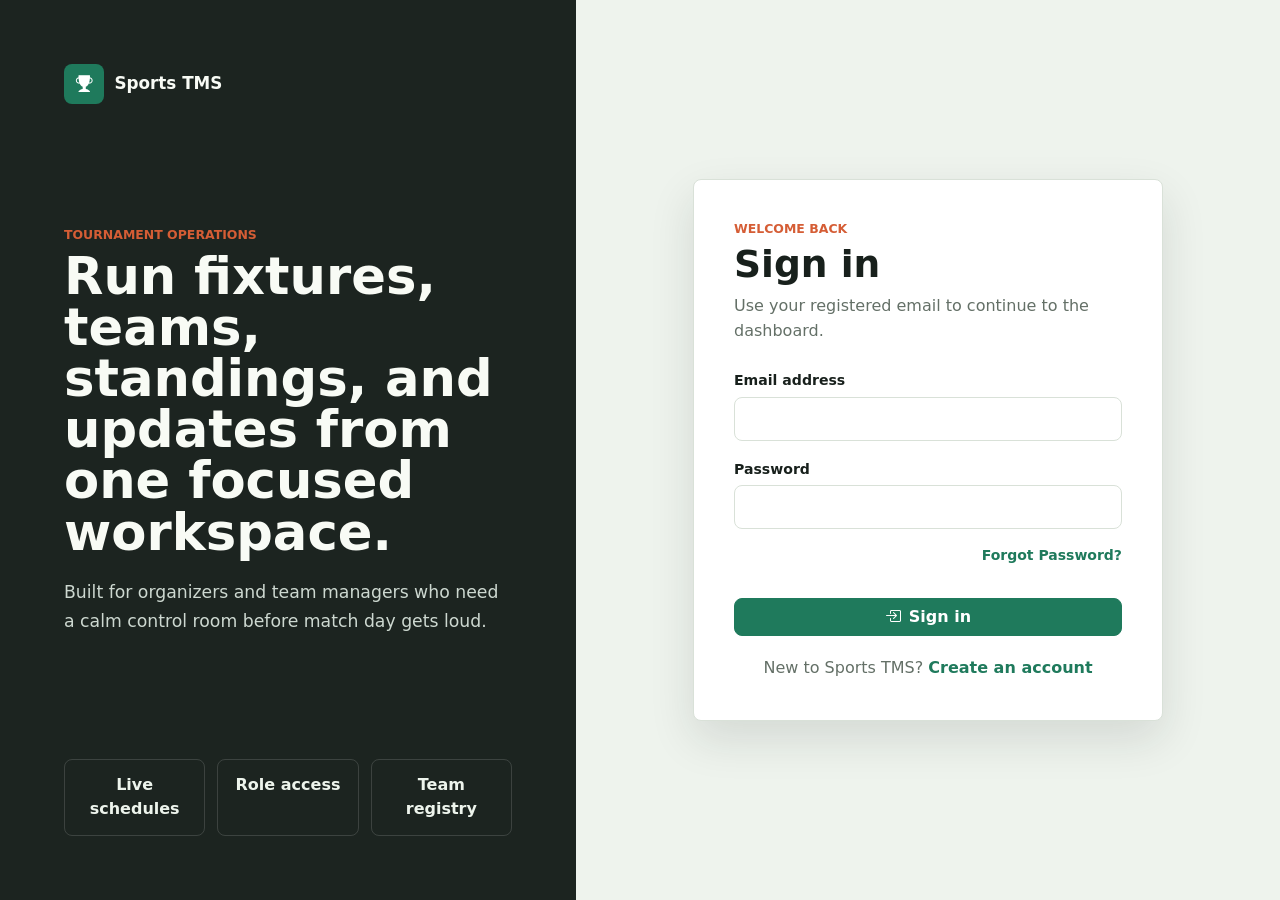
<file: index.html>
<!DOCTYPE html>
<html lang="en">
<head>
    <meta charset="UTF-8">
    <meta name="viewport" content="width=device-width, initial-scale=1.0">
    <title>Dashboard - Sports TMS</title>
    <link href="https://cdn.jsdelivr.net/npm/bootstrap@5.3.3/dist/css/bootstrap.min.css" rel="stylesheet" integrity="sha384-QWTKZyjpPEjISv5WaRU9OFeRpok6YctnYmDr5pNlyT2bRjXh0JMhjY6hW+ALEwIH" crossorigin="anonymous">
    <link rel="stylesheet" href="https://cdn.jsdelivr.net/npm/bootstrap-icons@1.11.3/font/bootstrap-icons.min.css">
    <link rel="stylesheet" href="css/style.css">
</head>
<body class="app-page">
    <div class="app-shell">
        <header class="app-header" aria-label="Main navigation">
            <div class="app-header-inner">
                <a class="brand-lockup" href="index.html">
                    <span class="brand-icon"><i class="bi bi-trophy-fill"></i></span>
                    <span>Sports TMS</span>
                </a>

                <nav class="top-nav">
                    <button class="nav-link active" type="button" data-section="tournaments">
                        <i class="bi bi-trophy"></i>
                        <span>Tournaments</span>
                    </button>
                    <button class="nav-link" type="button" data-section="teams">
                        <i class="bi bi-people"></i>
                        <span>Teams</span>
                    </button>
                    <button class="nav-link" type="button" data-section="matches">
                        <i class="bi bi-calendar-event"></i>
                        <span>Matches</span>
                    </button>
                    <button class="nav-link" type="button" data-section="standings">
                        <i class="bi bi-bar-chart-line"></i>
                        <span>Standings</span>
                    </button>
                    <button class="nav-link" type="button" data-section="announcements">
                        <i class="bi bi-megaphone"></i>
                        <span>Announcements</span>
                    </button>
                </nav>

                <div class="account-actions">
                    <div id="userName" class="user-chip">Signed in</div>
                    <button id="logoutButton" class="btn btn-outline-light">
                        <i class="bi bi-box-arrow-right me-2"></i>Logout
                    </button>
                </div>
            </div>
        </header>

        <main class="app-main">
            <header class="topbar">
                <div>
                    <p class="eyebrow">Control room</p>
                    <h1 id="pageTitle">Tournaments</h1>
                    <p id="pageSubtitle">Create and monitor competitions across sports.</p>
                </div>
            </header>

            <div id="alertPlaceholder" class="alerts"></div>

            <section class="stat-grid" aria-label="Dashboard summary">
                <div class="stat-tile">
                    <span>Tournaments</span>
                    <strong id="tournamentCount">0</strong>
                </div>
                <div class="stat-tile">
                    <span>Teams</span>
                    <strong id="teamCount">0</strong>
                </div>
                <div class="stat-tile">
                    <span>Matches</span>
                    <strong id="matchCount">0</strong>
                </div>
                <div class="stat-tile">
                    <span>Announcements</span>
                    <strong id="announcementCount">0</strong>
                </div>
            </section>

            <section id="tournamentsSection" class="dashboard-section" data-title="Tournaments" data-subtitle="Create and monitor competitions across sports.">
                <div class="section-toolbar">
                    <div>
                        <h2>Tournaments</h2>
                        <p>Track dates, sports, and organizer actions.</p>
                    </div>
                    <button class="btn btn-primary" data-bs-toggle="modal" data-bs-target="#tournamentModal">
                        <i class="bi bi-plus-lg me-2"></i>Add Tournament
                    </button>
                </div>
                <div id="tournamentList" class="content-grid"></div>
            </section>

            <section id="teamsSection" class="dashboard-section d-none" data-title="Teams" data-subtitle="Manage team registrations and tournament assignments.">
                <div class="section-toolbar">
                    <div>
                        <h2>Teams</h2>
                        <p>Keep team names, captains, and tournament links tidy.</p>
                    </div>
                    <button class="btn btn-primary" data-bs-toggle="modal" data-bs-target="#teamModal">
                        <i class="bi bi-person-plus me-2"></i>Register Team
                    </button>
                </div>
                <div id="teamList" class="content-grid"></div>
            </section>

            <section id="matchesSection" class="dashboard-section d-none" data-title="Matches" data-subtitle="Schedule fixtures and review match status.">
                <div class="section-toolbar">
                    <div>
                        <h2>Matches</h2>
                        <p>Coordinate fixture timing, venues, and results.</p>
                    </div>
                    <button class="btn btn-primary" data-bs-toggle="modal" data-bs-target="#matchModal">
                        <i class="bi bi-calendar-plus me-2"></i>Schedule Match
                    </button>
                </div>
                <div class="data-panel table-responsive">
                    <table class="table table-hover align-middle">
                        <thead>
                            <tr>
                                <th>Date</th>
                                <th>Tournament</th>
                                <th>Team A</th>
                                <th>Team B</th>
                                <th>Venue</th>
                                <th>Result</th>
                            </tr>
                        </thead>
                        <tbody id="matchTableBody"></tbody>
                    </table>
                </div>
            </section>

            <section id="standingsSection" class="dashboard-section d-none" data-title="Standings" data-subtitle="Compare team performance inside a selected tournament.">
                <div class="section-toolbar">
                    <div>
                        <h2>Standings</h2>
                        <p>Rank teams by points and match outcomes.</p>
                    </div>
                    <div class="min-width-select">
                        <label for="standingTournamentSelect" class="visually-hidden">Select Tournament</label>
                        <select id="standingTournamentSelect" class="form-select"></select>
                    </div>
                </div>
                <div class="data-panel table-responsive">
                    <table class="table table-striped align-middle">
                        <thead>
                            <tr>
                                <th>Rank</th>
                                <th>Team</th>
                                <th>Played</th>
                                <th>Won</th>
                                <th>Lost</th>
                                <th>Points</th>
                            </tr>
                        </thead>
                        <tbody id="standingsTableBody"></tbody>
                    </table>
                </div>
            </section>

            <section id="announcementsSection" class="dashboard-section d-none" data-title="Announcements" data-subtitle="Publish operational updates for everyone following the tournament.">
                <div class="section-toolbar">
                    <div>
                        <h2>Announcements</h2>
                        <p>Share reminders, schedule notes, and tournament news.</p>
                    </div>
                    <button class="btn btn-primary" data-bs-toggle="modal" data-bs-target="#announcementModal">
                        <i class="bi bi-send me-2"></i>New Announcement
                    </button>
                </div>
                <div id="announcementList" class="list-stream"></div>
            </section>
        </main>
    </div>

    <div class="modal fade" id="tournamentModal" tabindex="-1" aria-labelledby="tournamentModalTitle" aria-hidden="true">
        <div class="modal-dialog modal-dialog-centered">
            <form id="tournamentForm" class="modal-content">
                <div class="modal-header">
                    <h2 id="tournamentModalTitle" class="modal-title fs-5">Tournament Details</h2>
                    <button type="button" class="btn-close" data-bs-dismiss="modal" aria-label="Close"></button>
                </div>
                <div class="modal-body">
                    <input type="hidden" id="tournamentId">
                    <div class="mb-3">
                        <label for="tournamentName" class="form-label">Tournament Name</label>
                        <input type="text" id="tournamentName" class="form-control" required>
                    </div>
                    <div class="mb-3">
                        <label for="tournamentSportType" class="form-label">Sport Type</label>
                        <input type="text" id="tournamentSportType" class="form-control" placeholder="Cricket, football, volleyball" required>
                    </div>
                    <div class="row">
                        <div class="col-md-6 mb-3">
                            <label for="tournamentStartDate" class="form-label">Start Date</label>
                            <input type="datetime-local" id="tournamentStartDate" class="form-control" required>
                        </div>
                        <div class="col-md-6 mb-3">
                            <label for="tournamentEndDate" class="form-label">End Date</label>
                            <input type="datetime-local" id="tournamentEndDate" class="form-control" required>
                        </div>
                    </div>
                    <div class="mb-3">
                        <label for="tournamentDescription" class="form-label">Description</label>
                        <textarea id="tournamentDescription" class="form-control" rows="3"></textarea>
                    </div>
                </div>
                <div class="modal-footer">
                    <button type="button" class="btn btn-outline-secondary" data-bs-dismiss="modal">Cancel</button>
                    <button type="submit" class="btn btn-primary">
                        <i class="bi bi-save me-2"></i>Save Tournament
                    </button>
                </div>
            </form>
        </div>
    </div>

    <div class="modal fade" id="teamModal" tabindex="-1" aria-labelledby="teamModalTitle" aria-hidden="true">
        <div class="modal-dialog modal-dialog-centered">
            <form id="teamForm" class="modal-content">
                <div class="modal-header">
                    <h2 id="teamModalTitle" class="modal-title fs-5">Team Details</h2>
                    <button type="button" class="btn-close" data-bs-dismiss="modal" aria-label="Close"></button>
                </div>
                <div class="modal-body">
                    <input type="hidden" id="teamId">
                    <div class="mb-3">
                        <label for="teamName" class="form-label">Team Name</label>
                        <input type="text" id="teamName" class="form-control" required>
                    </div>
                    <div class="mb-3">
                        <label for="teamTournament" class="form-label">Tournament</label>
                        <select id="teamTournament" class="form-select" required></select>
                    </div>
                    <div class="mb-3">
                        <label for="teamCaptain" class="form-label">Captain ID</label>
                        <input type="text" id="teamCaptain" class="form-control" placeholder="Player ID" required>
                    </div>
                </div>
                <div class="modal-footer">
                    <button type="button" class="btn btn-outline-secondary" data-bs-dismiss="modal">Cancel</button>
                    <button type="submit" class="btn btn-primary">
                        <i class="bi bi-person-plus me-2"></i>Register Team
                    </button>
                </div>
            </form>
        </div>
    </div>

    <div class="modal fade" id="matchModal" tabindex="-1" aria-labelledby="matchModalTitle" aria-hidden="true">
        <div class="modal-dialog modal-dialog-centered">
            <form id="matchForm" class="modal-content">
                <div class="modal-header">
                    <h2 id="matchModalTitle" class="modal-title fs-5">Schedule Match</h2>
                    <button type="button" class="btn-close" data-bs-dismiss="modal" aria-label="Close"></button>
                </div>
                <div class="modal-body">
                    <div class="mb-3">
                        <label for="matchTournament" class="form-label">Tournament</label>
                        <select id="matchTournament" class="form-select" required></select>
                    </div>
                    <div class="mb-3">
                        <label for="matchTeamA" class="form-label">Team A</label>
                        <select id="matchTeamA" class="form-select" required></select>
                    </div>
                    <div class="mb-3">
                        <label for="matchTeamB" class="form-label">Team B</label>
                        <select id="matchTeamB" class="form-select" required></select>
                    </div>
                    <div class="mb-3">
                        <label for="matchVenue" class="form-label">Venue</label>
                        <input type="text" id="matchVenue" class="form-control" placeholder="Main Stadium" required>
                    </div>
                    <div class="mb-3">
                        <label for="matchDate" class="form-label">Date and Time</label>
                        <input type="datetime-local" id="matchDate" class="form-control" required>
                    </div>
                </div>
                <div class="modal-footer">
                    <button type="button" class="btn btn-outline-secondary" data-bs-dismiss="modal">Cancel</button>
                    <button type="submit" class="btn btn-primary">
                        <i class="bi bi-calendar-plus me-2"></i>Schedule
                    </button>
                </div>
            </form>
        </div>
    </div>

    <div class="modal fade" id="announcementModal" tabindex="-1" aria-labelledby="announcementModalTitle" aria-hidden="true">
        <div class="modal-dialog modal-dialog-centered">
            <form id="announcementForm" class="modal-content">
                <div class="modal-header">
                    <h2 id="announcementModalTitle" class="modal-title fs-5">New Announcement</h2>
                    <button type="button" class="btn-close" data-bs-dismiss="modal" aria-label="Close"></button>
                </div>
                <div class="modal-body">
                    <div class="mb-3">
                        <label for="announcementTitle" class="form-label">Title</label>
                        <input type="text" id="announcementTitle" class="form-control" required>
                    </div>
                    <div class="mb-3">
                        <label for="announcementContent" class="form-label">Content</label>
                        <textarea id="announcementContent" class="form-control" rows="3" required></textarea>
                    </div>
                </div>
                <div class="modal-footer">
                    <button type="button" class="btn btn-outline-secondary" data-bs-dismiss="modal">Cancel</button>
                    <button type="submit" class="btn btn-primary">
                        <i class="bi bi-send me-2"></i>Post Announcement
                    </button>
                </div>
            </form>
        </div>
    </div>

    <script src="https://cdn.jsdelivr.net/npm/bootstrap@5.3.3/dist/js/bootstrap.bundle.min.js" integrity="sha384-YvpcrYf0tY3lHB60NNkmXc5s9fDVZLESaAA55NDzOxhy9GkcIdslK1eN7N6jIeHz" crossorigin="anonymous"></script>
    <script type="module" src="js/dashboard.js"></script>
</body>
</html>
</file>
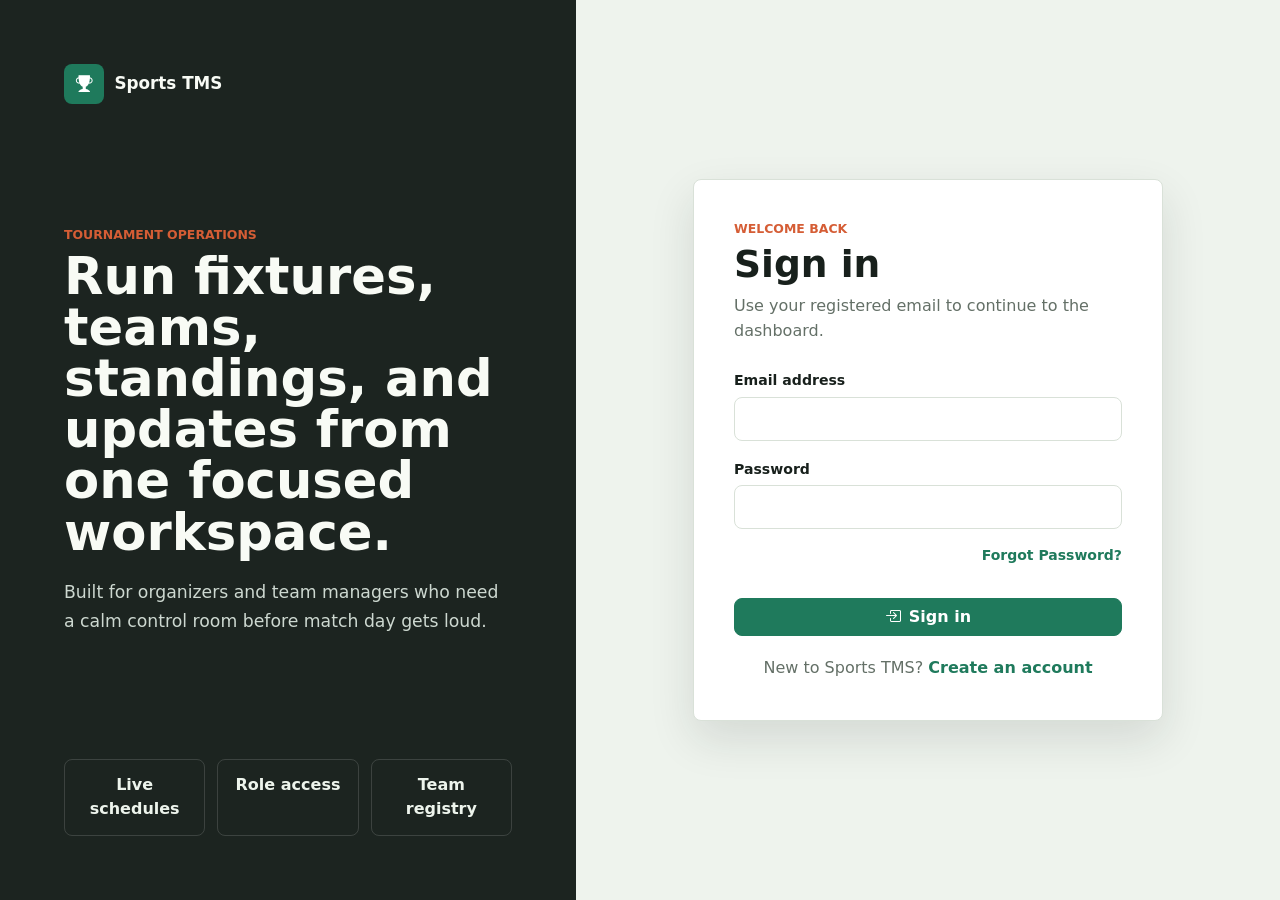
<file: dashboard.html>
<!DOCTYPE html>
<html lang="en">
<head>
    <meta charset="UTF-8">
    <meta name="viewport" content="width=device-width, initial-scale=1.0">
    <title>Dashboard - Sports Tournament Management System</title>
    <link href="https://cdn.jsdelivr.net/npm/bootstrap@5.3.3/dist/css/bootstrap.min.css" rel="stylesheet" integrity="sha384-QWTKZyjpPEjISv5WaRU9OFeRpok6YctnYmDr5pNlyT2bRjXh0JMhjY6hW+ALEwIH" crossorigin="anonymous">
    <link rel="stylesheet" href="css/style.css">
</head>
<body>
    <nav class="navbar navbar-expand-lg navbar-dark bg-dark">
        <div class="container-fluid">
            <a class="navbar-brand" href="#">Sports TMS</a>
            <button class="navbar-toggler" type="button" data-bs-toggle="collapse" data-bs-target="#navbarNav" aria-controls="navbarNav" aria-expanded="false" aria-label="Toggle navigation">
                <span class="navbar-toggler-icon"></span>
            </button>
            <div class="collapse navbar-collapse" id="navbarNav">
                <ul class="navbar-nav ms-auto">
                    <li class="nav-item">
                        <button id="logoutButton" class="btn btn-danger">Logout</button>
                    </li>
                </ul>
            </div>
        </div>
    </nav>

    <div class="container">
        <h1 class="mt-5">Welcome to your Dashboard</h1>
        <p>This is where you will manage your tournaments.</p>
    </div>

    <script src="https://cdn.jsdelivr.net/npm/bootstrap@5.3.3/dist/js/bootstrap.bundle.min.js" integrity="sha384-YvpcrYf0tY3lHB60NNkmXc5s9fDVZLESaAA55NDzOxhy9GkcIdslK1eN7N6jIeHz" crossorigin="anonymous"></script>
    <script type="module" src="js/dashboard.js"></script>
</body>
</html>
</file>
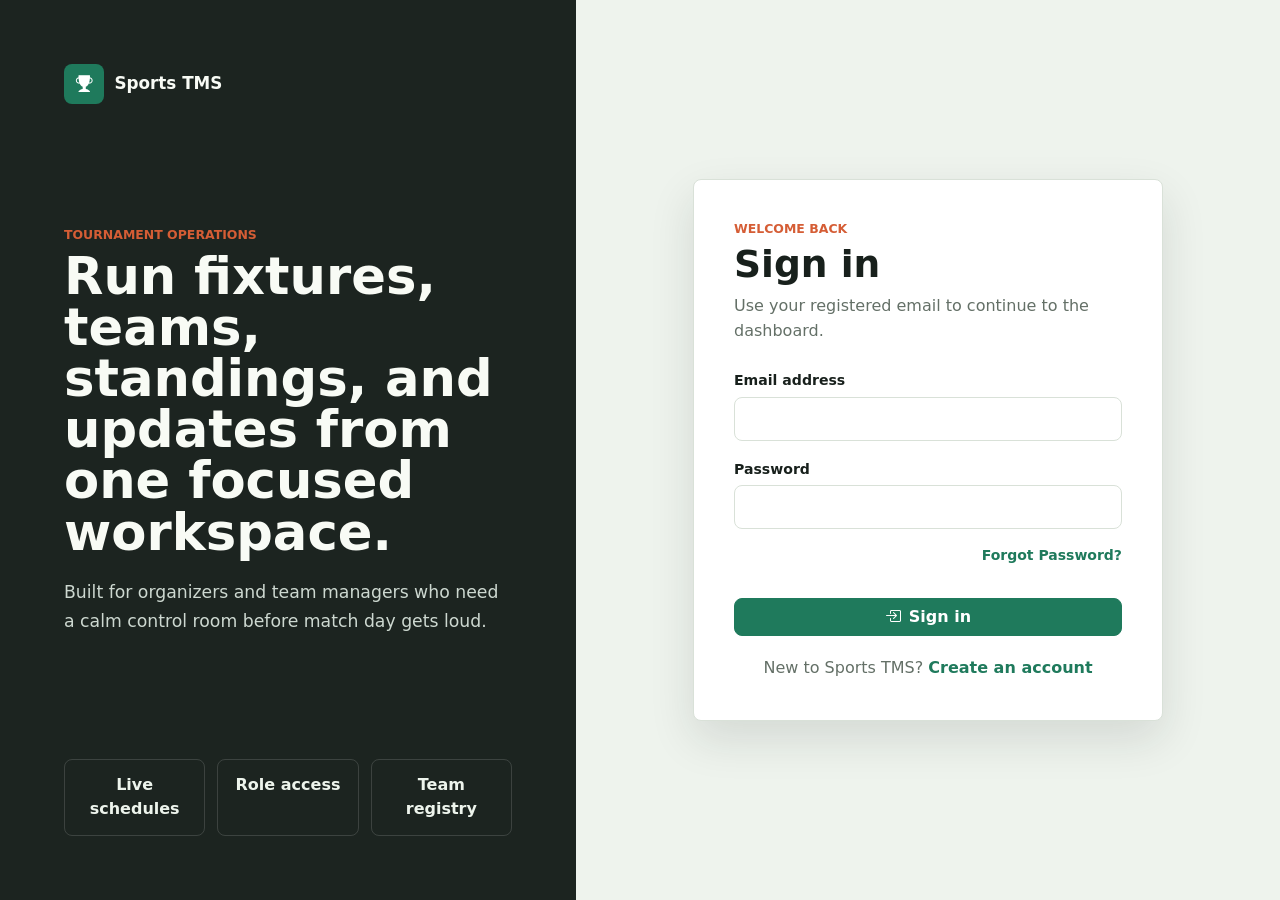
<file: login.html>
<!DOCTYPE html>
<html lang="en">

<head>
    <meta charset="UTF-8">
    <meta name="viewport" content="width=device-width, initial-scale=1.0">
    <title>Sign in - Sports TMS</title>
    <link href="https://cdn.jsdelivr.net/npm/bootstrap@5.3.3/dist/css/bootstrap.min.css" rel="stylesheet"
        integrity="sha384-QWTKZyjpPEjISv5WaRU9OFeRpok6YctnYmDr5pNlyT2bRjXh0JMhjY6hW+ALEwIH" crossorigin="anonymous">
    <link rel="stylesheet" href="https://cdn.jsdelivr.net/npm/bootstrap-icons@1.11.3/font/bootstrap-icons.min.css">
    <link rel="stylesheet" href="css/style.css">
</head>

<body class="auth-page">
    <main class="auth-shell">
        <section class="auth-brand" aria-label="Sports TMS">
            <a class="brand-lockup" href="login.html">
                <span class="brand-icon"><i class="bi bi-trophy-fill"></i></span>
                <span>Sports TMS</span>
            </a>
            <div class="auth-brand-copy">
                <p class="eyebrow">Tournament operations</p>
                <h1>Run fixtures, teams, standings, and updates from one focused workspace.</h1>
                <p>Built for organizers and team managers who need a calm control room before match day gets loud.</p>
            </div>
            <div class="auth-meta-grid" aria-label="Platform highlights">
                <span>Live schedules</span>
                <span>Role access</span>
                <span>Team registry</span>
            </div>
        </section>

        <section class="auth-panel" aria-label="Sign in form">
            <div class="auth-card">
                <div class="auth-card-header">
                    <p class="eyebrow">Welcome back</p>
                    <h2>Sign in</h2>
                    <p>Use your registered email to continue to the dashboard.</p>
                </div>

                <form id="loginForm" class="auth-form" novalidate>
                    <div class="form-field">
                        <label for="email" class="form-label">Email address</label>
                        <input type="email" class="form-control" id="email" name="email" autocomplete="email" required>
                    </div>
                    <div class="form-field">
                        <label for="password" class="form-label">Password</label>
                        <input type="password" class="form-control" id="password" name="password"
                            autocomplete="current-password" required>
                    </div>
                    <div class="d-flex justify-content-end mb-3">
                        <a href="forgot-password.html" class="text-decoration-none small">
                            Forgot Password?
                        </a>
                    </div>
                    <button type="submit" class="btn btn-primary w-100">
                        <i class="bi bi-box-arrow-in-right me-2"></i>Sign in
                    </button>
                </form>

                <div id="loginMessage" class="auth-message" role="status" aria-live="polite"></div>

                <p class="auth-switch">
                    New to Sports TMS?
                    <a href="register.html">Create an account</a>
                </p>
            </div>
        </section>
    </main>

    <script src="https://cdn.jsdelivr.net/npm/bootstrap@5.3.3/dist/js/bootstrap.bundle.min.js"
        integrity="sha384-YvpcrYf0tY3lHB60NNkmXc5s9fDVZLESaAA55NDzOxhy9GkcIdslK1eN7N6jIeHz"
        crossorigin="anonymous"></script>
    <script type="module" src="js/login.js"></script>
</body>

</html>
</file>
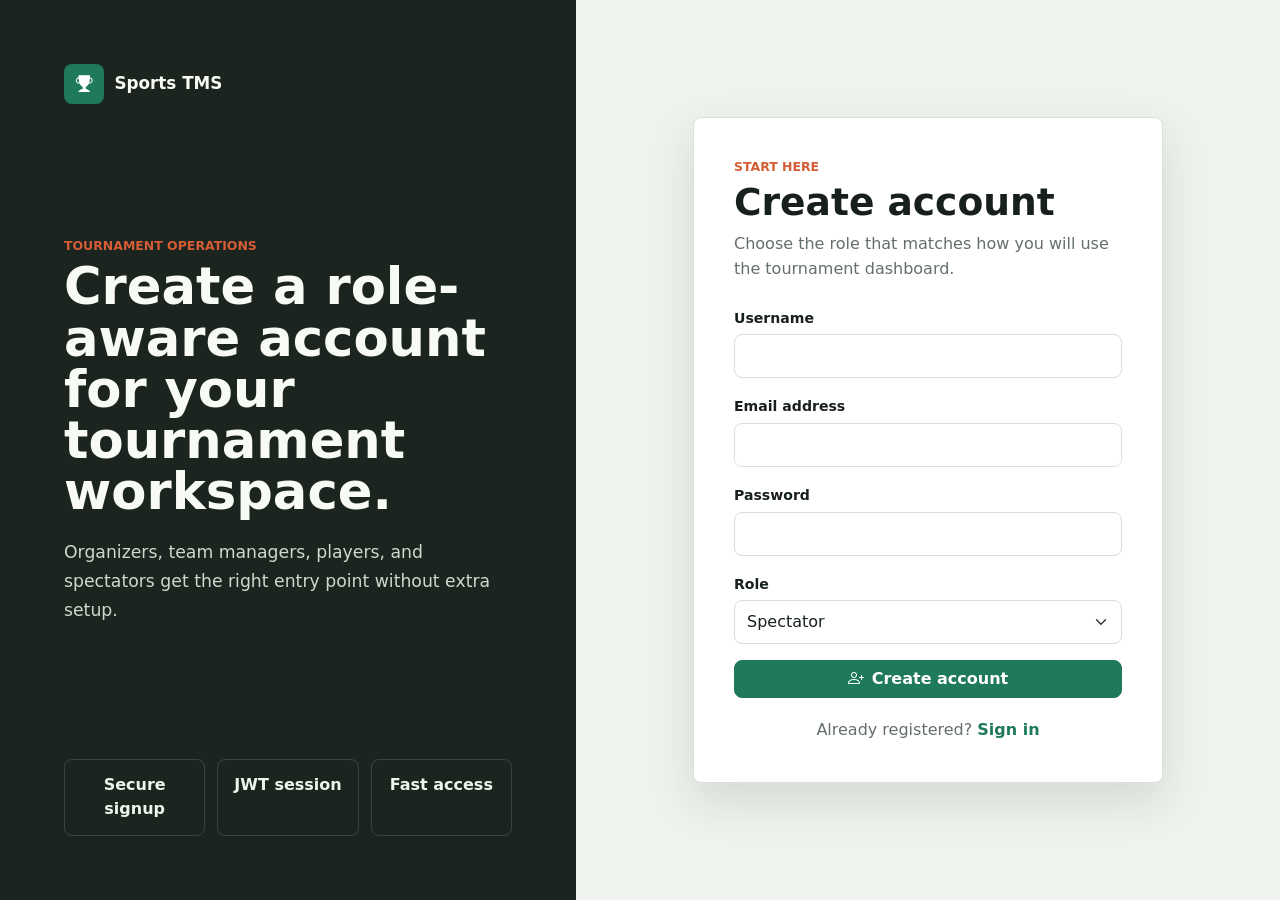
<file: register.html>
<!DOCTYPE html>
<html lang="en">
<head>
    <meta charset="UTF-8">
    <meta name="viewport" content="width=device-width, initial-scale=1.0">
    <title>Create account - Sports TMS</title>
    <link href="https://cdn.jsdelivr.net/npm/bootstrap@5.3.3/dist/css/bootstrap.min.css" rel="stylesheet" integrity="sha384-QWTKZyjpPEjISv5WaRU9OFeRpok6YctnYmDr5pNlyT2bRjXh0JMhjY6hW+ALEwIH" crossorigin="anonymous">
    <link rel="stylesheet" href="https://cdn.jsdelivr.net/npm/bootstrap-icons@1.11.3/font/bootstrap-icons.min.css">
    <link rel="stylesheet" href="css/style.css">
</head>
<body class="auth-page">
    <main class="auth-shell">
        <section class="auth-brand" aria-label="Sports TMS">
            <a class="brand-lockup" href="login.html">
                <span class="brand-icon"><i class="bi bi-trophy-fill"></i></span>
                <span>Sports TMS</span>
            </a>
            <div class="auth-brand-copy">
                <p class="eyebrow">Tournament operations</p>
                <h1>Create a role-aware account for your tournament workspace.</h1>
                <p>Organizers, team managers, players, and spectators get the right entry point without extra setup.</p>
            </div>
            <div class="auth-meta-grid" aria-label="Platform highlights">
                <span>Secure signup</span>
                <span>JWT session</span>
                <span>Fast access</span>
            </div>
        </section>

        <section class="auth-panel" aria-label="Create account form">
            <div class="auth-card">
                <div class="auth-card-header">
                    <p class="eyebrow">Start here</p>
                    <h2>Create account</h2>
                    <p>Choose the role that matches how you will use the tournament dashboard.</p>
                </div>

                <form id="registerForm" class="auth-form" novalidate>
                    <div class="form-field">
                        <label for="username" class="form-label">Username</label>
                        <input type="text" class="form-control" id="username" name="username" autocomplete="username" required>
                    </div>
                    <div class="form-field">
                        <label for="email" class="form-label">Email address</label>
                        <input type="email" class="form-control" id="email" name="email" autocomplete="email" required>
                    </div>
                    <div class="form-field">
                        <label for="password" class="form-label">Password</label>
                        <input type="password" class="form-control" id="password" name="password" autocomplete="new-password" minlength="6" required>
                    </div>
                    <div class="form-field">
                        <label for="role" class="form-label">Role</label>
                        <select class="form-select" id="role" name="role" required>
                            <option value="SPECTATOR">Spectator</option>
                            <option value="ORGANIZER">Organizer</option>
                            <option value="TEAM_MANAGER">Team Manager</option>
                            <option value="PLAYER">Player</option>
                        </select>
                    </div>
                    <button type="submit" class="btn btn-primary w-100">
                        <i class="bi bi-person-plus me-2"></i>Create account
                    </button>
                </form>

                <div id="registerMessage" class="auth-message" role="status" aria-live="polite"></div>

                <p class="auth-switch">
                    Already registered?
                    <a href="login.html">Sign in</a>
                </p>
            </div>
        </section>
    </main>

    <script src="https://cdn.jsdelivr.net/npm/bootstrap@5.3.3/dist/js/bootstrap.bundle.min.js" integrity="sha384-YvpcrYf0tY3lHB60NNkmXc5s9fDVZLESaAA55NDzOxhy9GkcIdslK1eN7N6jIeHz" crossorigin="anonymous"></script>
    <script type="module" src="js/register.js"></script>
</body>
</html>
</file>
<file: css/style.css>
:root {
    --ink: #18201c;
    --muted: #647067;
    --soft: #f4f6f1;
    --surface: #ffffff;
    --surface-2: #eef3ed;
    --line: #d9e1d8;
    --brand: #1f7a5c;
    --brand-strong: #145f47;
    --accent: #d55d35;
    --warning: #b87a12;
    --danger: #b42318;
    --sidebar: #1c2420;
    --sidebar-soft: #29332e;
    --radius: 8px;
    --shadow: 0 18px 45px rgba(28, 36, 32, 0.12);
}

* {
    box-sizing: border-box;
}

html {
    min-height: 100%;
}

body {
    min-height: 100vh;
    margin: 0;
    background: var(--soft);
    color: var(--ink);
    font-family: Inter, ui-sans-serif, system-ui, -apple-system, BlinkMacSystemFont, "Segoe UI", Roboto, Arial, sans-serif;
}

a {
    color: var(--brand);
    font-weight: 700;
    text-decoration: none;
}

a:hover {
    color: var(--brand-strong);
    text-decoration: underline;
}

.btn {
    border-radius: var(--radius);
    font-weight: 700;
}

.btn-primary {
    --bs-btn-bg: var(--brand);
    --bs-btn-border-color: var(--brand);
    --bs-btn-hover-bg: var(--brand-strong);
    --bs-btn-hover-border-color: var(--brand-strong);
    --bs-btn-active-bg: var(--brand-strong);
    --bs-btn-active-border-color: var(--brand-strong);
}

.btn-outline-primary {
    --bs-btn-color: var(--brand);
    --bs-btn-border-color: var(--brand);
    --bs-btn-hover-bg: var(--brand);
    --bs-btn-hover-border-color: var(--brand);
}

.btn-outline-danger {
    --bs-btn-color: var(--danger);
    --bs-btn-border-color: rgba(180, 35, 24, 0.45);
    --bs-btn-hover-bg: var(--danger);
    --bs-btn-hover-border-color: var(--danger);
}

.form-control,
.form-select {
    border-color: var(--line);
    border-radius: var(--radius);
    color: var(--ink);
    min-height: 44px;
}

.form-control:focus,
.form-select:focus {
    border-color: var(--brand);
    box-shadow: 0 0 0 0.2rem rgba(31, 122, 92, 0.16);
}

.form-label {
    color: var(--ink);
    font-size: 0.88rem;
    font-weight: 700;
    margin-bottom: 0.35rem;
}

.alert {
    border: 0;
    border-radius: var(--radius);
    font-weight: 650;
}

.eyebrow {
    color: var(--accent);
    font-size: 0.78rem;
    font-weight: 800;
    letter-spacing: 0;
    margin: 0 0 0.35rem;
    text-transform: uppercase;
}

.brand-lockup {
    align-items: center;
    color: inherit;
    display: inline-flex;
    font-size: 1.05rem;
    font-weight: 800;
    gap: 0.65rem;
    text-decoration: none;
    white-space: nowrap;
}

.brand-lockup:hover {
    color: inherit;
    text-decoration: none;
}

.brand-icon {
    align-items: center;
    background: var(--brand);
    border-radius: var(--radius);
    color: #ffffff;
    display: inline-flex;
    height: 40px;
    justify-content: center;
    width: 40px;
}

/* Auth */
.auth-page {
    background: var(--surface-2);
}

.auth-shell {
    display: grid;
    grid-template-columns: minmax(320px, 0.9fr) minmax(360px, 1.1fr);
    min-height: 100vh;
}

.auth-brand {
    background: var(--sidebar);
    color: #f8fbf5;
    display: flex;
    flex-direction: column;
    justify-content: space-between;
    min-height: 100vh;
    padding: clamp(2rem, 5vw, 4.5rem);
}

.auth-brand-copy {
    max-width: 640px;
}

.auth-brand-copy h1 {
    font-size: clamp(2rem, 4vw, 4.25rem);
    font-weight: 850;
    line-height: 1;
    margin: 0 0 1.25rem;
}

.auth-brand-copy p:last-child {
    color: #cdd8d0;
    font-size: 1.08rem;
    line-height: 1.7;
    margin: 0;
}

.auth-meta-grid {
    display: grid;
    gap: 0.75rem;
    grid-template-columns: repeat(3, minmax(0, 1fr));
}

.auth-meta-grid span {
    border: 1px solid rgba(255, 255, 255, 0.14);
    border-radius: var(--radius);
    color: #edf4ec;
    font-weight: 750;
    padding: 0.85rem;
    text-align: center;
}

.auth-panel {
    align-items: center;
    display: flex;
    justify-content: center;
    padding: clamp(1.5rem, 6vw, 4rem);
}

.auth-card {
    background: var(--surface);
    border: 1px solid var(--line);
    border-radius: var(--radius);
    box-shadow: var(--shadow);
    max-width: 470px;
    padding: clamp(1.5rem, 5vw, 2.5rem);
    width: 100%;
}

.auth-card-header {
    margin-bottom: 1.5rem;
}

.auth-card-header h2 {
    font-size: clamp(1.75rem, 3vw, 2.35rem);
    font-weight: 850;
    line-height: 1.1;
    margin: 0 0 0.55rem;
}

.auth-card-header p:last-child {
    color: var(--muted);
    line-height: 1.55;
    margin: 0;
}

.auth-form {
    display: grid;
    gap: 1rem;
}

.form-field {
    min-width: 0;
}

.auth-message {
    margin-top: 1rem;
}

.auth-message:empty {
    display: none;
}

.auth-switch {
    color: var(--muted);
    margin: 1.25rem 0 0;
    text-align: center;
}

/* Dashboard */
.app-page {
    background: var(--soft);
}

.app-shell {
    min-height: 100vh;
}

.app-header {
    background: var(--sidebar);
    color: #f8fbf5;
    position: sticky;
    top: 0;
    z-index: 20;
}

.app-header-inner {
    align-items: center;
    display: flex;
    gap: 1rem;
    justify-content: space-between;
    margin: 0 auto;
    max-width: 1240px;
    padding: 0.9rem clamp(1rem, 3vw, 2rem);
}

.top-nav {
    align-items: center;
    display: flex;
    flex: 1 1 auto;
    gap: 0.35rem;
    justify-content: center;
    min-width: 0;
}

.top-nav .nav-link {
    align-items: center;
    background: transparent;
    border: 1px solid transparent;
    border-radius: var(--radius);
    color: #cdd8d0;
    display: flex;
    flex: 0 0 auto;
    gap: 0.5rem;
    min-height: 40px;
    padding: 0.55rem 0.75rem;
    text-align: center;
    transition: background 150ms ease, color 150ms ease, border-color 150ms ease;
    white-space: nowrap;
}

.top-nav .nav-link:hover,
.top-nav .nav-link.active {
    background: #f8fbf5;
    border-color: #f8fbf5;
    color: var(--brand-strong);
}

.top-nav .nav-link i {
    font-size: 1rem;
}

.account-actions {
    align-items: center;
    display: flex;
    flex: 0 0 auto;
    gap: 0.75rem;
}

.user-chip {
    background: var(--sidebar-soft);
    border-radius: var(--radius);
    color: #edf4ec;
    font-size: 0.9rem;
    font-weight: 750;
    max-width: 280px;
    overflow: hidden;
    padding: 0.75rem;
    text-overflow: ellipsis;
    white-space: nowrap;
}

.app-main {
    margin: 0 auto;
    max-width: 1240px;
    min-width: 0;
    padding: clamp(1rem, 3vw, 2rem);
    width: 100%;
}

.topbar {
    align-items: center;
    display: flex;
    gap: 1rem;
    justify-content: space-between;
    margin-bottom: 1.25rem;
}

.topbar h1 {
    font-size: clamp(1.75rem, 3vw, 2.75rem);
    font-weight: 850;
    line-height: 1.05;
    margin: 0;
}

.topbar p:not(.eyebrow) {
    color: var(--muted);
    margin: 0.4rem 0 0;
}

.alerts {
    display: grid;
    gap: 0.75rem;
    margin-bottom: 1rem;
}

.section-toolbar {
    align-items: flex-end;
    display: flex;
    gap: 1rem;
    justify-content: space-between;
    margin-bottom: 1rem;
}

.section-toolbar h2 {
    font-size: 1.25rem;
    font-weight: 850;
    margin: 0;
}

.section-toolbar p {
    color: var(--muted);
    margin: 0.25rem 0 0;
}

.min-width-select {
    min-width: min(100%, 280px);
}

.stat-grid {
    display: grid;
    gap: 0.9rem;
    grid-template-columns: repeat(4, minmax(0, 1fr));
    margin-bottom: 1.25rem;
}

.stat-tile {
    background: var(--surface);
    border: 1px solid var(--line);
    border-radius: var(--radius);
    padding: 1rem;
}

.stat-tile span {
    color: var(--muted);
    display: block;
    font-size: 0.82rem;
    font-weight: 750;
    margin-bottom: 0.35rem;
}

.stat-tile strong {
    color: var(--ink);
    font-size: 1.65rem;
    line-height: 1;
}

.content-grid {
    display: grid;
    gap: 1rem;
    grid-template-columns: repeat(auto-fill, minmax(260px, 1fr));
}

.entity-card {
    background: var(--surface);
    border: 1px solid var(--line);
    border-radius: var(--radius);
    display: flex;
    flex-direction: column;
    min-height: 190px;
    padding: 1rem;
}

.entity-card-header {
    align-items: flex-start;
    display: flex;
    gap: 0.75rem;
    justify-content: space-between;
    margin-bottom: 0.8rem;
}

.entity-card h3 {
    font-size: 1.05rem;
    font-weight: 850;
    margin: 0;
    overflow-wrap: anywhere;
}

.entity-card p {
    color: var(--muted);
    line-height: 1.5;
    margin: 0 0 0.9rem;
    overflow-wrap: anywhere;
}

.entity-card-footer {
    align-items: center;
    display: flex;
    flex-wrap: wrap;
    gap: 0.5rem;
    justify-content: space-between;
    margin-top: auto;
}

.meta-line {
    color: var(--muted);
    font-size: 0.85rem;
    font-weight: 700;
}

.badge-soft {
    background: rgba(31, 122, 92, 0.1);
    border-radius: 999px;
    color: var(--brand-strong);
    display: inline-flex;
    font-size: 0.78rem;
    font-weight: 850;
    line-height: 1;
    padding: 0.4rem 0.55rem;
    white-space: nowrap;
}

.card-actions {
    display: inline-flex;
    gap: 0.35rem;
}

.empty-state {
    align-items: center;
    background: var(--surface);
    border: 1px dashed var(--line);
    border-radius: var(--radius);
    color: var(--muted);
    display: flex;
    flex-direction: column;
    gap: 0.4rem;
    justify-content: center;
    min-height: 180px;
    padding: 2rem;
    text-align: center;
}

.empty-state i {
    color: var(--accent);
    font-size: 1.8rem;
}

.data-panel {
    background: var(--surface);
    border: 1px solid var(--line);
    border-radius: var(--radius);
    overflow: hidden;
}

.table {
    margin-bottom: 0;
}

.table thead th {
    background: #f8faf6;
    color: var(--muted);
    font-size: 0.78rem;
    text-transform: uppercase;
}

.list-stream {
    display: grid;
    gap: 0.75rem;
}

.announcement-item {
    background: var(--surface);
    border: 1px solid var(--line);
    border-radius: var(--radius);
    padding: 1rem;
}

.announcement-item h3 {
    font-size: 1.05rem;
    font-weight: 850;
    margin: 0;
}

.announcement-item p {
    color: var(--muted);
    margin: 0.6rem 0;
}

.modal-content {
    border: 0;
    border-radius: var(--radius);
}

.modal-header,
.modal-footer {
    border-color: var(--line);
}

@media (max-width: 1100px) {
    .app-header-inner {
        align-items: stretch;
        flex-wrap: wrap;
    }

    .top-nav {
        justify-content: flex-start;
        order: 3;
        overflow-x: auto;
        padding-bottom: 0.15rem;
        width: 100%;
    }

    .stat-grid {
        grid-template-columns: repeat(2, minmax(0, 1fr));
    }
}

@media (max-width: 920px) {
    .auth-shell {
        grid-template-columns: 1fr;
    }

    .auth-brand {
        min-height: auto;
    }

    .auth-meta-grid {
        grid-template-columns: 1fr;
    }
}

@media (max-width: 640px) {
    .auth-panel,
    .app-main,
    .app-header-inner {
        padding: 1rem;
    }

    .topbar,
    .section-toolbar {
        align-items: stretch;
        flex-direction: column;
    }

    .section-toolbar .btn {
        justify-content: center;
        width: 100%;
    }

    .account-actions {
        align-items: stretch;
        flex-direction: column;
        width: 100%;
    }

    .account-actions .btn,
    .user-chip {
        text-align: center;
        width: 100%;
    }

    .stat-grid {
        grid-template-columns: 1fr;
    }
}
</file>
